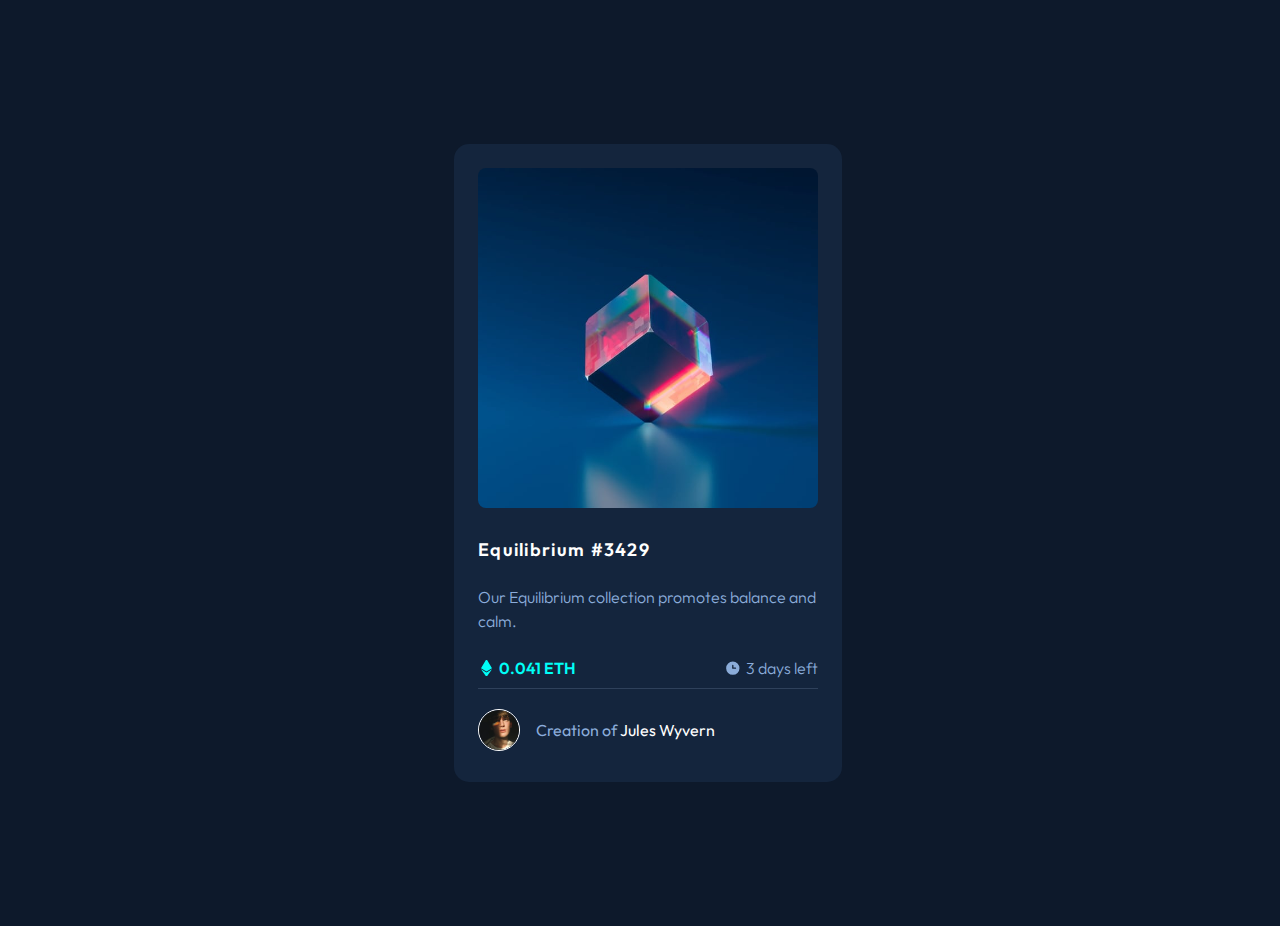
<file: index.html>
<!DOCTYPE html>
<html lang="en">
<head>
  <meta charset="UTF-8">
  <meta name="viewport" content="width=device-width, initial-scale=1.0"> <!-- displays site properly based on user's device -->

  <link rel="icon" type="image/png" sizes="32x32" href="favicon-32x32.png">
  <link rel="stylesheet" href="style.css">
  <title>Frontend Mentor | NFT preview card component</title>

  <!-- Feel free to remove these styles or customise in your own stylesheet 👍 -->
</head>
<body>
  <div class="main_card">
    <div class="card__image">
      <img src="images/image-equilibrium.jpg" alt="Equilibrium Cube" class="card__img">
      <img src="images/icon-view.svg" alt="icon" class="card__hover">
    </div>
    <div class="card__information">
      <h1 class="card__title">Equilibrium #3429</h1>
      <p class="card__about">Our Equilibrium collection promotes balance and calm.</p>
      <div class="card__info">
        <span class="card__price"><i class="card__icon price-icon"></i> 0.041 ETH</span>
        <span class="card__time-left"><i class="card__icon time-icon"></i>3 days left</span>
      </div>
    </div>
    <div class="card__rights">
      <img src="images/image-avatar.png" alt="avatar pic" class="card__avatar-image">
      <p class="card__rights-text">Creation of <span class="card__creator">Jules Wyvern</span></p>
    </div>
  </div>
</body>
</html>
</file>
<file: style.css>
@import "https://fonts.googleapis.com/css2?family=Outfit";
body {
  display: flex;
  justify-content: center;
  align-items: center;
  font: 100%/1.5 "Outfit", sans-serif;
  width: 100%;
  background-color: #0d192b;
  min-height: 100vh;
}

.main_card {
  align-items: center;
  max-width: 21.25rem;
  padding: 1.5rem;
  margin: 8.5rem;
  border-radius: 15px;
  background-color: #14253d;
}

.card__image {
  position: relative;
  border-radius: 8px;
  background-color: rgba(0, 255, 247, 0.5);
  overflow: hidden;
}
.card__image:hover .card__img {
  opacity: 0.5;
}
.card__image:hover .card__hover {
  opacity: 1;
}

.card__img {
  vertical-align: middle;
  width: 100%;
  height: auto;
  transition: 0.3s;
}

.card__hover {
  position: absolute;
  top: 50%;
  left: 50%;
  transform: translate(-50%, -50%);
  width: 45px;
  height: auto;
  opacity: 0;
  transition: 0.3s;
}

.card__information {
  width: 100%;
  padding: 1rem 0 0.5rem;
  border-bottom: 1px solid #2f415b;
}

.card__title {
  font-size: 1.125rem;
  font-weight: 600;
  letter-spacing: 1.3px;
  color: #fff;
}
.card__title:hover {
  color: #00fff7;
}

.card__about {
  padding: 0.4rem 0;
  font-weight: 300;
  color: #8bacda;
}

.card__info {
  display: flex;
  justify-content: space-between;
  font-weight: 400;
}

.card__price {
  display: flex;
  align-items: center;
  font-weight: 600;
  color: #00fff7;
}

.price-icon {
  width: 1rem;
  height: 1rem;
  margin-right: 5px;
  background-image: url(../images/icon-ethereum.svg);
}

.card__time-left {
  display: flex;
  align-items: center;
  font-weight: 300;
  color: #8bacda;
}

.time-icon {
  width: 1rem;
  height: 1rem;
  margin-right: 5px;
  background-image: url(../images/icon-clock.svg);
}

.card__icon {
  background-repeat: no-repeat;
  background-position: center;
}

.card__rights {
  display: flex;
  align-items: center;
  margin-top: 0.8rem;
}

.card__avatar-image {
  width: 2.5rem;
  margin-right: 1rem;
  border: 1px solid #fff;
  border-radius: 50%;
}

.card__rights-text {
  color: #8bacda;
}

.card__creator {
  color: #fff;
}
.card__creator:hover {
  color: #00fff7;
}

@media only screen and (max-width: 600px) {
  html {
    font-size: 80%;
  }
  
.main_card {
  
  margin: 2.5rem;
  
}
}

/*# sourceMappingURL=style.css.map */
</file>
